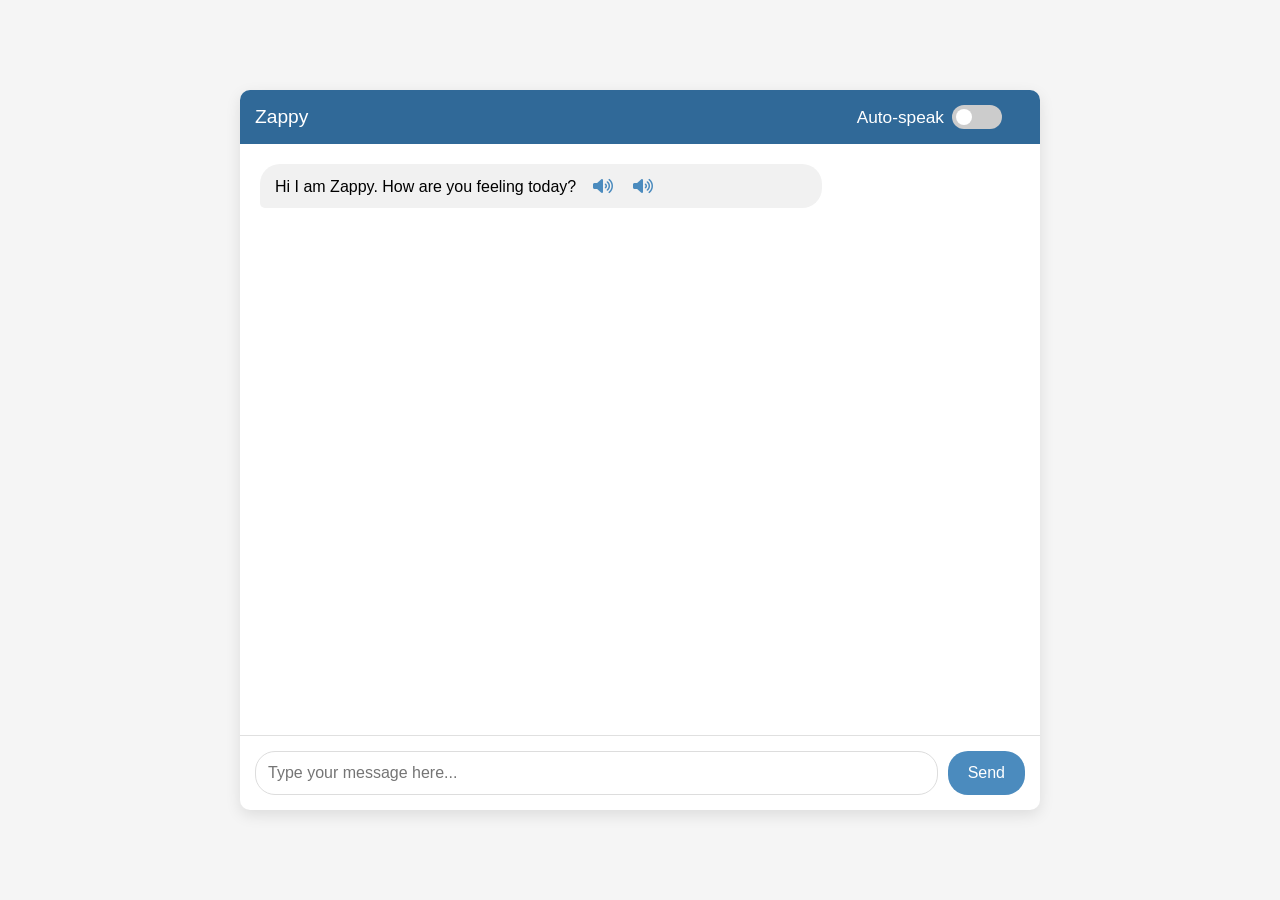
<file: templates/index.html>
<!DOCTYPE html>
<html lang="en">
<head>
    <meta charset="UTF-8">
    <meta name="viewport" content="width=device-width, initial-scale=1.0">
    <title>Python AI Chatbot</title>
    <link rel="stylesheet" href="https://cdnjs.cloudflare.com/ajax/libs/font-awesome/6.0.0-beta3/css/all.min.css">
    <style>
        body {
            font-family: Arial, sans-serif;
            margin: 0;
            padding: 0;
            background-color: #f5f5f5;
            display: flex;
            justify-content: center;
            align-items: center;
            height: 100vh;
        }
        .chat-container {
            width: 90%;
            max-width: 800px;
            height: 80vh;
            border-radius: 10px;
            box-shadow: 0 5px 15px rgba(0,0,0,0.1);
            display: flex;
            flex-direction: column;
            background-color: white;
            overflow: hidden;
        }
        .chat-header {
            background-color: #306998;
            color: white;
            padding: 15px;
            text-align: center;
            font-size: 1.2em;
            display: flex;
            justify-content: space-between;
            align-items: center;
        }
        .chat-messages {
            flex: 1;
            padding: 20px;
            overflow-y: auto;
        }
        .message {
            margin-bottom: 15px;
            padding: 10px 15px;
            border-radius: 20px;
            max-width: 70%;
            word-wrap: break-word;
        }
        .user-message {
            background-color: #e1f5fe;
            margin-left: auto;
            border-bottom-right-radius: 5px;
        }
        .bot-message {
            background-color: #f1f1f1;
            margin-right: auto;
            border-bottom-left-radius: 5px;
            position: relative;
        }
        .chat-input {
            display: flex;
            padding: 15px;
            border-top: 1px solid #e0e0e0;
        }
        .chat-input input {
            flex: 1;
            padding: 12px;
            border: 1px solid #ddd;
            border-radius: 20px;
            outline: none;
            font-size: 1em;
        }
        .chat-input button {
            margin-left: 10px;
            padding: 0 20px;
            background-color: #4b8bbe;
            color: white;
            border: none;
            border-radius: 20px;
            cursor: pointer;
            font-size: 1em;
        }
        .chat-input button:hover {
            background-color: #306998;
        }
        pre {
            background-color: #f8f8f8;
            border: 1px solid #ddd;
            border-radius: 5px;
            padding: 10px;
            white-space: pre-wrap;
            font-family: 'Courier New', monospace;
            font-size: 0.9em;
            overflow-x: auto;
        }
        .settings {
            display: flex;
            align-items: center;
        }
        .toggle-container {
            display: flex;
            align-items: center;
            margin-right: 15px;
        }
        .toggle-container label {
            margin-right: 8px;
            font-size: 0.9em;
        }
        .toggle {
            position: relative;
            display: inline-block;
            width: 50px;
            height: 24px;
        }
        .toggle input {
            opacity: 0;
            width: 0;
            height: 0;
        }
        .slider {
            position: absolute;
            cursor: pointer;
            top: 0;
            left: 0;
            right: 0;
            bottom: 0;
            background-color: #ccc;
            transition: .4s;
            border-radius: 34px;
        }
        .slider:before {
            position: absolute;
            content: "";
            height: 16px;
            width: 16px;
            left: 4px;
            bottom: 4px;
            background-color: white;
            transition: .4s;
            border-radius: 50%;
        }
        input:checked + .slider {
            background-color: #4b8bbe;
        }
        input:checked + .slider:before {
            transform: translateX(26px);
        }
        .speak-btn {
            cursor: pointer;
            color: #4b8bbe;
            margin-left: 8px;
            padding: 4px;
            border-radius: 50%;
            display: inline-flex;
            align-items: center;
            justify-content: center;
        }
        .speak-btn:hover {
            background-color: #e1f5fe;
        }
    </style>
</head>
<body>
    <div class="chat-container">
        <div class="chat-header">
            <span>Zappy</span>
            <div class="settings">
                <div class="toggle-container">
                    <label for="speechToggle">Auto-speak</label>
                    <label class="toggle">
                        <input type="checkbox" id="speechToggle">
                        <span class="slider"></span>
                    </label>
                </div>
            </div>
        </div>
        <div class="chat-messages" id="chatMessages">
            <div class="message bot-message">
                Hi I am Zappy. How are you feeling today? 
                <i class="fas fa-volume-up speak-btn" onclick="speakMessage(this.parentElement)"></i>
            </div>
        </div>
        <div class="chat-input">
            <input type="text" id="userInput" placeholder="Type your message here..." autocomplete="off">
            <button id="sendButton">Send</button>
        </div>
    </div>

    <script>
        document.addEventListener('DOMContentLoaded', function() {
            const chatMessages = document.getElementById('chatMessages');
            const userInput = document.getElementById('userInput');
            const sendButton = document.getElementById('sendButton');
            const speechToggle = document.getElementById('speechToggle');
            
            function addMessage(text, isUser) {
                const messageDiv = document.createElement('div');
                messageDiv.classList.add('message');
                messageDiv.classList.add(isUser ? 'user-message' : 'bot-message');
                
                // Check if the message contains code
                if (!isUser && text.includes('```')) {
                    // Split by code blocks
                    const parts = text.split(/```(?:python)?([\s\S]*?)```/);
                    for (let i = 0; i < parts.length; i++) {
                        if (i % 2 === 0) {
                            // Regular text
                            if (parts[i].trim()) {
                                messageDiv.appendChild(document.createTextNode(parts[i]));
                            }
                        } else {
                            // Code block
                            const pre = document.createElement('pre');
                            pre.textContent = parts[i].trim();
                            messageDiv.appendChild(pre);
                        }
                    }
                } else {
                    messageDiv.textContent = text;
                }
                
                // Add speak button to bot messages
                if (!isUser) {
                    const speakBtn = document.createElement('i');
                    speakBtn.className = 'fas fa-volume-up speak-btn';
                    speakBtn.onclick = function() { speakMessage(messageDiv); };
                    messageDiv.appendChild(speakBtn);
                }
                
                chatMessages.appendChild(messageDiv);
                chatMessages.scrollTop = chatMessages.scrollHeight;
                
                // If it's a bot message and auto-speak is enabled, speak it
                if (!isUser && speechToggle.checked) {
                    // Extract text content without code blocks
                    const textToSpeak = text.replace(/```(?:python)?([\s\S]*?)```/g, 'Code block here. ');
                    speakText(textToSpeak);
                }
                
                return messageDiv;
            }
            
            async function processInput(text) {
                if (!text) return;
                
                // Add user message
                addMessage(text, true);
                userInput.value = '';
                
                // Show loading indicator
                const loadingMessage = document.createElement('div');
                loadingMessage.classList.add('message', 'bot-message');
                loadingMessage.textContent = 'Thinking...';
                chatMessages.appendChild(loadingMessage);
                chatMessages.scrollTop = chatMessages.scrollHeight;
                
                try {
                    // Call backend API
                    const response = await fetch('/send_message', {
                        method: 'POST',
                        headers: {
                            'Content-Type': 'application/json',
                        },
                        body: JSON.stringify({ 
                            message: text,
                            speak: speechToggle.checked
                        }),
                    });
                    
                    const data = await response.json();
                    
                    // Remove loading message
                    chatMessages.removeChild(loadingMessage);
                    
                    // Add bot response
                    addMessage(data.response, false);
                } catch (error) {
                    console.error('Error:', error);
                    chatMessages.removeChild(loadingMessage);
                    addMessage('Sorry, I encountered an error processing your request.', false);
                }
            }
            
            async function speakText(text) {
                try {
                    await fetch('/speak_text', {
                        method: 'POST',
                        headers: {
                            'Content-Type': 'application/json',
                        },
                        body: JSON.stringify({ text: text }),
                    });
                } catch (error) {
                    console.error('Error speaking text:', error);
                }
            }
            
            function speakMessage(messageElement) {
                // Extract text content from the message element, excluding any nested elements like buttons
                let text = '';
                for (const node of messageElement.childNodes) {
                    if (node.nodeType === Node.TEXT_NODE) {
                        text += node.textContent;
                    }
                }
                speakText(text.trim());
            }
            
            // Event listeners
            sendButton.addEventListener('click', () => processInput(userInput.value.trim()));
            userInput.addEventListener('keypress', function(e) {
                if (e.key === 'Enter') {
                    processInput(userInput.value.trim());
                }
            });
            
            // Add speak button to initial message
            const initialMessage = document.querySelector('.bot-message');
            const initialSpeakBtn = document.createElement('i');
            initialSpeakBtn.className = 'fas fa-volume-up speak-btn';
            initialSpeakBtn.onclick = function() { speakMessage(initialMessage); };
            initialMessage.appendChild(initialSpeakBtn);
        });
    </script>
</body>
</html>
</file>
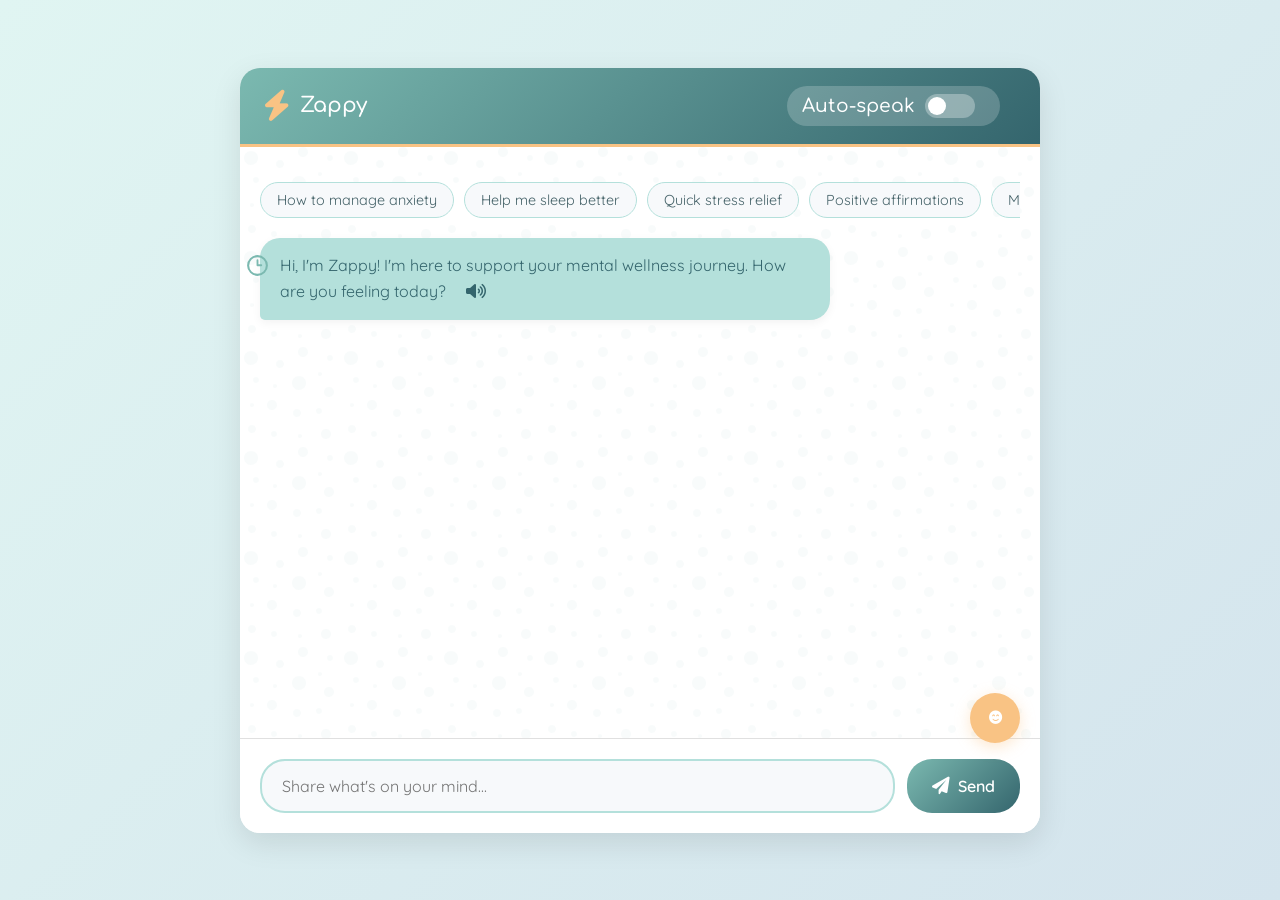
<file: templates/index1.html>
<!DOCTYPE html>
<html lang="en">
<head>
    <meta charset="UTF-8">
    <meta name="viewport" content="width=device-width, initial-scale=1.0">
    <title>Zappy - Mental Wellness Companion</title>
    <link rel="stylesheet" href="https://cdnjs.cloudflare.com/ajax/libs/font-awesome/6.0.0-beta3/css/all.min.css">
    <style>
        @import url('https://fonts.googleapis.com/css2?family=Comfortaa:wght@400;600&family=Quicksand:wght@400;500;600&display=swap');
        
        :root {
            --primary: #7bb9b0;
            --secondary: #b4e0db;
            --accent: #f9c384;
            --light: #f7f9fb;
            --dark: #34656d;
            --text: #456268;
            --success: #a7d7c5;
            --user-msg: #f6e6cb;
        }
        
        * {
            box-sizing: border-box;
            transition: all 0.3s ease;
        }
        
        body {
            font-family: 'Quicksand', sans-serif;
            margin: 0;
            padding: 0;
            background: linear-gradient(135deg, #e0f5f2 0%, #d4e4ed 100%);
            display: flex;
            justify-content: center;
            align-items: center;
            height: 100vh;
            color: var(--text);
        }
        
        .chat-container {
            width: 90%;
            max-width: 800px;
            height: 85vh;
            border-radius: 20px;
            box-shadow: 0 10px 30px rgba(0,0,0,0.1);
            display: flex;
            flex-direction: column;
            background-color: white;
            overflow: hidden;
            position: relative;
        }
        
        .chat-header {
            background: linear-gradient(135deg, var(--primary) 0%, var(--dark) 100%);
            color: white;
            padding: 18px 25px;
            font-family: 'Comfortaa', cursive;
            font-size: 1.3em;
            font-weight: 600;
            display: flex;
            justify-content: space-between;
            align-items: center;
            border-bottom: 3px solid var(--accent);
        }
        
        .chat-header .logo {
            display: flex;
            align-items: center;
            gap: 12px;
        }
        
        .logo-icon {
            font-size: 1.5em;
            color: var(--accent);
            animation: pulse 5s infinite;
        }
        
        .chat-messages {
            flex: 1;
            padding: 25px 20px;
            overflow-y: auto;
            background-image: url("data:image/svg+xml,%3Csvg width='100' height='100' viewBox='0 0 100 100' xmlns='http://www.w3.org/2000/svg'%3E%3Cpath d='M11 18c3.866 0 7-3.134 7-7s-3.134-7-7-7-7 3.134-7 7 3.134 7 7 7zm48 25c3.866 0 7-3.134 7-7s-3.134-7-7-7-7 3.134-7 7 3.134 7 7 7zm-43-7c1.657 0 3-1.343 3-3s-1.343-3-3-3-3 1.343-3 3 1.343 3 3 3zm63 31c1.657 0 3-1.343 3-3s-1.343-3-3-3-3 1.343-3 3 1.343 3 3 3zM34 90c1.657 0 3-1.343 3-3s-1.343-3-3-3-3 1.343-3 3 1.343 3 3 3zm56-76c1.657 0 3-1.343 3-3s-1.343-3-3-3-3 1.343-3 3 1.343 3 3 3zM12 86c2.21 0 4-1.79 4-4s-1.79-4-4-4-4 1.79-4 4 1.79 4 4 4zm28-65c2.21 0 4-1.79 4-4s-1.79-4-4-4-4 1.79-4 4 1.79 4 4 4zm23-11c2.76 0 5-2.24 5-5s-2.24-5-5-5-5 2.24-5 5 2.24 5 5 5zm-6 60c2.21 0 4-1.79 4-4s-1.79-4-4-4-4 1.79-4 4 1.79 4 4 4zm29 22c2.76 0 5-2.24 5-5s-2.24-5-5-5-5 2.24-5 5 2.24 5 5 5zM32 63c2.76 0 5-2.24 5-5s-2.24-5-5-5-5 2.24-5 5 2.24 5 5 5zm57-13c2.76 0 5-2.24 5-5s-2.24-5-5-5-5 2.24-5 5 2.24 5 5 5zm-9-21c1.105 0 2-.895 2-2s-.895-2-2-2-2 .895-2 2 .895 2 2 2zM60 91c1.105 0 2-.895 2-2s-.895-2-2-2-2 .895-2 2 .895 2 2 2zM35 41c1.105 0 2-.895 2-2s-.895-2-2-2-2 .895-2 2 .895 2 2 2zM12 60c1.105 0 2-.895 2-2s-.895-2-2-2-2 .895-2 2 .895 2 2 2z' fill='%237bb9b0' fill-opacity='0.05' fill-rule='evenodd'/%3E%3C/svg%3E");
        }
        
        .message {
            margin-bottom: 20px;
            padding: 15px 20px;
            border-radius: 20px;
            max-width: 75%;
            word-wrap: break-word;
            line-height: 1.5;
            box-shadow: 0 3px 10px rgba(0,0,0,0.05);
            position: relative;
            animation: messageAppear 0.5s ease-out;
        }
        
        .user-message {
            background-color: var(--user-msg);
            margin-left: auto;
            border-bottom-right-radius: 5px;
            color: var(--dark);
        }
        
        .bot-message {
            background-color: var(--secondary);
            margin-right: auto;
            border-bottom-left-radius: 5px;
            color: var(--dark);
            position: relative;
        }
        
        .bot-message::before {
            content: '';
            position: absolute;
            left: -15px;
            top: 15px;
            width: 25px;
            height: 25px;
            background-image: url("data:image/svg+xml,%3Csvg xmlns='http://www.w3.org/2000/svg' viewBox='0 0 24 24' fill='%237bb9b0'%3E%3Cpath d='M12,2A10,10,0,1,0,22,12,10,10,0,0,0,12,2Zm0,18a8,8,0,1,1,8-8A8,8,0,0,1,12,20Z'/%3E%3Cpath d='M12,6a.9.9,0,0,0-.9.9v4.8a.9.9,0,0,0,.9.9h3.6a.9.9,0,0,0,0-1.8H12.9V6.9A.9.9,0,0,0,12,6Z'/%3E%3C/svg%3E");
            background-size: cover;
            animation: spin 10s infinite linear;
        }
        
        .chat-input {
            display: flex;
            padding: 20px;
            border-top: 1px solid #e0e0e0;
            background-color: white;
            position: relative;
        }
        
        .chat-input input {
            flex: 1;
            padding: 15px 20px;
            border: 2px solid var(--secondary);
            border-radius: 25px;
            outline: none;
            font-size: 1em;
            font-family: 'Quicksand', sans-serif;
            background-color: var(--light);
            color: var(--text);
            transition: border-color 0.3s;
        }
        
        .chat-input input:focus {
            border-color: var(--primary);
            box-shadow: 0 0 10px rgba(123, 185, 176, 0.2);
        }
        
        .chat-input button {
            margin-left: 12px;
            padding: 0 25px;
            background: linear-gradient(135deg, var(--primary) 0%, var(--dark) 100%);
            color: white;
            border: none;
            border-radius: 25px;
            cursor: pointer;
            font-size: 1em;
            font-family: 'Quicksand', sans-serif;
            font-weight: 600;
            display: flex;
            align-items: center;
            gap: 8px;
            transition: transform 0.2s, box-shadow 0.2s;
        }
        
        .chat-input button:hover {
            transform: translateY(-2px);
            box-shadow: 0 5px 15px rgba(52, 101, 109, 0.3);
        }
        
        .chat-input button i {
            font-size: 1.1em;
        }
        
        pre {
            background-color: #f0f7fa;
            border: 1px solid #d0e6ed;
            border-radius: 10px;
            padding: 15px;
            white-space: pre-wrap;
            font-family: 'Courier New', monospace;
            font-size: 0.9em;
            overflow-x: auto;
            margin: 15px 0;
            color: #2d545e;
        }
        
        .settings {
            display: flex;
            align-items: center;
        }
        
        .toggle-container {
            display: flex;
            align-items: center;
            margin-right: 15px;
            background-color: rgba(255, 255, 255, 0.2);
            padding: 8px 15px;
            border-radius: 20px;
        }
        
        .toggle-container label {
            margin-right: 10px;
            font-size: 0.9em;
            font-weight: 500;
        }
        
        .toggle {
            position: relative;
            display: inline-block;
            width: 50px;
            height: 24px;
        }
        
        .toggle input {
            opacity: 0;
            width: 0;
            height: 0;
        }
        
        .slider {
            position: absolute;
            cursor: pointer;
            top: 0;
            left: 0;
            right: 0;
            bottom: 0;
            background-color: rgba(255, 255, 255, 0.3);
            transition: .4s;
            border-radius: 34px;
        }
        
        .slider:before {
            position: absolute;
            content: "";
            height: 18px;
            width: 18px;
            left: 3px;
            bottom: 3px;
            background-color: white;
            transition: .4s;
            border-radius: 50%;
        }
        
        input:checked + .slider {
            background-color: var(--accent);
        }
        
        input:checked + .slider:before {
            transform: translateX(26px);
        }
        
        .speak-btn {
            cursor: pointer;
            color: var(--dark);
            margin-left: 10px;
            padding: 5px;
            border-radius: 50%;
            display: inline-flex;
            align-items: center;
            justify-content: center;
            border: 1px solid transparent;
        }
        
        .speak-btn:hover {
            background-color: var(--accent);
            color: white;
            transform: scale(1.1);
            border: 1px solid white;
        }
        
        /* Mood selector */
        .mood-selector {
            position: absolute;
            bottom: 90px;
            right: 20px;
            background-color: white;
            border-radius: 15px;
            box-shadow: 0 5px 20px rgba(0,0,0,0.1);
            padding: 15px;
            display: flex;
            flex-direction: column;
            align-items: center;
            transform: translateY(20px);
            opacity: 0;
            visibility: hidden;
            transition: transform 0.3s, opacity 0.3s, visibility 0.3s;
            z-index: 100;
        }
        
        .mood-selector.active {
            transform: translateY(0);
            opacity: 1;
            visibility: visible;
        }
        
        .mood-selector h3 {
            margin-top: 0;
            margin-bottom: 10px;
            font-size: 1em;
            color: var(--dark);
        }
        
        .moods {
            display: grid;
            grid-template-columns: repeat(4, 1fr);
            gap: 10px;
        }
        
        .mood {
            display: flex;
            flex-direction: column;
            align-items: center;
            cursor: pointer;
            padding: 8px;
            border-radius: 10px;
            transition: background-color 0.2s;
        }
        
        .mood:hover {
            background-color: #f0f7fa;
        }
        
        .mood span {
            font-size: 1.5em;
            margin-bottom: 5px;
        }
        
        .mood p {
            margin: 0;
            font-size: 0.8em;
            text-align: center;
        }
        
        .mood-button {
            position: absolute;
            right: 20px;
            bottom: 90px;
            background-color: var(--accent);
            color: white;
            width: 50px;
            height: 50px;
            border-radius: 50%;
            display: flex;
            align-items: center;
            justify-content: center;
            cursor: pointer;
            box-shadow: 0 4px 15px rgba(249, 195, 132, 0.4);
            z-index: 101;
            border: none;
            transition: transform 0.3s, background-color 0.3s;
        }
        
        .mood-button:hover {
            transform: scale(1.1);
            background-color: #f7b056;
        }
        
        /* Bubble animations */
        .bubble {
            position: absolute;
            bottom: -20px;
            background-color: rgba(255, 255, 255, 0.4);
            border-radius: 50%;
            animation: float 15s infinite ease-in-out;
            z-index: -1;
        }

        /* Animation keyframes */
        @keyframes float {
            0% { transform: translateY(0) translateX(0); }
            25% { transform: translateY(-50px) translateX(10px); }
            50% { transform: translateY(-80px) translateX(-15px); }
            75% { transform: translateY(-30px) translateX(5px); }
            100% { transform: translateY(0) translateX(0); }
        }
        
        @keyframes pulse {
            0% { transform: scale(1); }
            50% { transform: scale(1.1); }
            100% { transform: scale(1); }
        }
        
        @keyframes spin {
            0% { transform: rotate(0deg); }
            100% { transform: rotate(360deg); }
        }
        
        @keyframes messageAppear {
            0% { transform: translateY(20px); opacity: 0; }
            100% { transform: translateY(0); opacity: 1; }
        }
        
        /* Loading animation */
        .loading-dots {
            display: inline-flex;
            align-items: center;
            height: 1em;
        }
        
        .loading-dots span {
            display: inline-block;
            width: 8px;
            height: 8px;
            border-radius: 50%;
            background-color: var(--dark);
            margin: 0 3px;
            animation: loadingDot 1.5s infinite ease-in-out;
        }
        
        .loading-dots span:nth-child(2) {
            animation-delay: 0.2s;
        }
        
        .loading-dots span:nth-child(3) {
            animation-delay: 0.4s;
        }
        
        @keyframes loadingDot {
            0%, 60%, 100% { transform: translateY(0); }
            30% { transform: translateY(-10px); }
        }

        /* Breathing guide overlay */
        .breathing-guide {
            position: absolute;
            top: 0;
            left: 0;
            width: 100%;
            height: 100%;
            background-color: rgba(123, 185, 176, 0.95);
            z-index: 1000;
            display: flex;
            flex-direction: column;
            align-items: center;
            justify-content: center;
            opacity: 0;
            visibility: hidden;
            transition: opacity 0.5s, visibility 0.5s;
        }
        
        .breathing-guide.active {
            opacity: 1;
            visibility: visible;
        }
        
        .breathing-circle {
            width: 150px;
            height: 150px;
            border-radius: 50%;
            background-color: rgba(255, 255, 255, 0.2);
            display: flex;
            align-items: center;
            justify-content: center;
            position: relative;
            margin-bottom: 20px;
        }
        
        .breathing-inner {
            width: 100px;
            height: 100px;
            border-radius: 50%;
            background-color: white;
            animation: breathe 8s infinite ease-in-out;
            display: flex;
            align-items: center;
            justify-content: center;
            font-size: 1.5em;
            color: var(--dark);
        }
        
        .breathing-text {
            color: white;
            font-size: 1.2em;
            margin-bottom: 30px;
            text-align: center;
        }
        
        .close-breathing {
            padding: 10px 20px;
            background-color: white;
            color: var(--dark);
            border: none;
            border-radius: 20px;
            cursor: pointer;
            font-family: 'Quicksand', sans-serif;
            font-size: 1em;
            font-weight: 600;
            transition: transform 0.2s;
        }
        
        .close-breathing:hover {
            transform: translateY(-2px);
        }
        
        @keyframes breathe {
            0%, 100% { transform: scale(1); }
            40% { transform: scale(1.5); }
            60% { transform: scale(1.5); }
        }
        
        /* Quick actions menu */
        .quick-actions {
            padding: 10px 0;
            overflow-x: auto;
            display: flex;
            gap: 10px;
            scrollbar-width: none;
            margin-bottom: 10px;
        }
        
        .quick-actions::-webkit-scrollbar {
            display: none;
        }
        
        .action-btn {
            padding: 8px 16px;
            background-color: var(--light);
            border: 1px solid var(--secondary);
            border-radius: 20px;
            cursor: pointer;
            white-space: nowrap;
            font-size: 0.9em;
            transition: background-color 0.2s, transform 0.2s;
        }
        
        .action-btn:hover {
            background-color: var(--secondary);
            transform: translateY(-2px);
        }

        .spoken-text {
            font-size: 0.8em;
            color: var(--dark);
            margin-top: 5px;
            font-style: italic;
            opacity: 0.8;
        }
        
        /* Loading indicator */
        .loading-message {
            background-color: var(--light);
            border: 2px dashed var(--secondary);
            color: var(--text);
            opacity: 0.7;
            display: flex;
            align-items: center;
            gap: 10px;
        }
        
        .loading-message .loading-dots {
            display: inline-flex;
            align-items: center;
            height: 1em;
        }
        
        .loading-message .loading-dots span {
            display: inline-block;
            width: 8px;
            height: 8px;
            border-radius: 50%;
            background-color: var(--primary);
            margin: 0 3px;
            animation: loadingDot 1.5s infinite ease-in-out;
        }
        
        .loading-message .loading-dots span:nth-child(2) {
            animation-delay: 0.2s;
        }
        
        .loading-message .loading-dots span:nth-child(3) {
            animation-delay: 0.4s;
        }
        
        /* Error message styling */
        .error-message {
            background-color: #ffe6e6;
            border-left: 4px solid #ff6b6b;
            color: #d63031;
        }
        
        /* Disable input during loading */
        .chat-input.disabled {
            opacity: 0.6;
            pointer-events: none;
        }
        
        .chat-input.disabled input,
        .chat-input.disabled button {
            cursor: not-allowed;
        }
        
        /* Responsive adjustments */
        @media (max-width: 768px) {
            .chat-container {
                width: 95%;
                height: 90vh;
            }
            
            .message {
                max-width: 85%;
            }
            
            .toggle-container label {
                display: none;
            }
        }
    </style>
</head>
<body>
    <div class="chat-container">
        <!-- Bubble background animations -->
        <div class="bubble" style="width: 80px; height: 80px; left: 10%;"></div>
        <div class="bubble" style="width: 40px; height: 40px; left: 25%; animation-delay: 2s;"></div>
        <div class="bubble" style="width: 60px; height: 60px; left: 60%; animation-delay: 4s;"></div>
        <div class="bubble" style="width: 50px; height: 50px; left: 80%; animation-delay: 1s;"></div>
        <div class="bubble" style="width: 70px; height: 70px; left: 40%; animation-delay: 3s;"></div>
        
        <div class="chat-header">
            <div class="logo">
                <i class="fas fa-bolt logo-icon"></i>
                <span>Zappy</span>
            </div>
            <div class="settings">
                <div class="toggle-container">
                    <label for="speechToggle">Auto-speak</label>
                    <label class="toggle">
                        <input type="checkbox" id="speechToggle">
                        <span class="slider"></span>
                    </label>
                </div>
            </div>
        </div>
        
        <div class="chat-messages" id="chatMessages">
            <div class="quick-actions">
                <div class="action-btn" data-message="How to manage anxiety">How to manage anxiety</div>
                <div class="action-btn" data-message="Help me sleep better">Help me sleep better</div>
                <div class="action-btn" data-message="Quick stress relief">Quick stress relief</div>
                <div class="action-btn" data-message="Positive affirmations">Positive affirmations</div>
                <div class="action-btn" data-message="Mindfulness exercises">Mindfulness exercises</div>
            </div>
            
            <div class="message bot-message">
                <span class="message-text">Hi, I'm Zappy! I'm here to support your mental wellness journey. How are you feeling today?</span>
                <i class="fas fa-volume-up speak-btn" onclick="speakMessage(this.parentElement)"></i>
            </div>
        </div>
        
        <button class="mood-button" id="moodButton">
            <i class="fas fa-smile-beam"></i>
        </button>
        
        <div class="mood-selector" id="moodSelector">
            <h3>How are you feeling?</h3>
            <div class="moods">
                <div class="mood" data-mood="Happy">
                    <span>😊</span>
                    <p>Happy</p>
                </div>
                <div class="mood" data-mood="Anxious">
                    <span>😰</span>
                    <p>Anxious</p>
                </div>
                <div class="mood" data-mood="Sad">
                    <span>😢</span>
                    <p>Sad</p>
                </div>
                <div class="mood" data-mood="Stressed">
                    <span>😫</span>
                    <p>Stressed</p>
                </div>
                <div class="mood" data-mood="Calm">
                    <span>😌</span>
                    <p>Calm</p>
                </div>
                <div class="mood" data-mood="Tired">
                    <span>😴</span>
                    <p>Tired</p>
                </div>
                <div class="mood" data-mood="Confused">
                    <span>🤔</span>
                    <p>Confused</p>
                </div>
                <div class="mood" data-mood="Excited">
                    <span>🤩</span>
                    <p>Excited</p>
                </div>
            </div>
        </div>
        
        <div class="breathing-guide" id="breathingGuide">
            <div class="breathing-circle">
                <div class="breathing-inner">
                    <i class="fas fa-lungs"></i>
                </div>
            </div>
            <div class="breathing-text">
                <p>Breathe in... hold... breathe out...</p>
                <p>Focus on your breathing</p>
            </div>
            <button class="close-breathing" id="closeBreathing">
                I feel better now
            </button>
        </div>
        
        <div class="chat-input">
            <input type="text" id="userInput" placeholder="Share what's on your mind..." autocomplete="off">
            <button id="sendButton">
                <i class="fas fa-paper-plane"></i>
                <span>Send</span>
            </button>
        </div>
    </div>

    <script>
document.addEventListener('DOMContentLoaded', function () {
    const chatMessages = document.getElementById('chatMessages');
    const userInput = document.getElementById('userInput');
    const sendButton = document.getElementById('sendButton');
    const speechToggle = document.getElementById('speechToggle');
    const moodButton = document.getElementById('moodButton');
    const moodSelector = document.getElementById('moodSelector');
    const actionButtons = document.querySelectorAll('.action-btn');
    const closeBreathing = document.getElementById('closeBreathing');
    const breathingGuide = document.getElementById('breathingGuide');

    // Function to add a message to the chat
    function addMessage(text, isUser, isError = false) {
        const messageDiv = document.createElement('div');
        messageDiv.classList.add('message');
        messageDiv.classList.add(isUser ? 'user-message' : 'bot-message');
        
        if (isError) {
            messageDiv.classList.add('error-message');
        }

        const textSpan = document.createElement('span');
        textSpan.classList.add('message-text');
        textSpan.textContent = text;

        messageDiv.appendChild(textSpan);

        // Add a speak button for bot messages (not for errors)
        if (!isUser && !isError) {
            const speakBtn = document.createElement('i');
            speakBtn.classList.add('fas', 'fa-volume-up', 'speak-btn');
            speakBtn.onclick = () => speakMessage(text, messageDiv);
            messageDiv.appendChild(speakBtn);
        }

        chatMessages.appendChild(messageDiv);

        // Scroll to the bottom of the chat
        chatMessages.scrollTop = chatMessages.scrollHeight;
        
        return messageDiv;
    }
    
    // Function to add a loading message
    function addLoadingMessage() {
        const loadingDiv = document.createElement('div');
        loadingDiv.classList.add('message', 'bot-message', 'loading-message');
        loadingDiv.id = 'loading-message';
        
        const loadingContent = document.createElement('div');
        loadingContent.style.display = 'flex';
        loadingContent.style.alignItems = 'center';
        loadingContent.style.gap = '10px';
        
        const loadingText = document.createElement('span');
        loadingText.textContent = 'Zappy is thinking';
        
        const loadingDots = document.createElement('div');
        loadingDots.classList.add('loading-dots');
        loadingDots.innerHTML = '<span></span><span></span><span></span>';
        
        loadingContent.appendChild(loadingText);
        loadingContent.appendChild(loadingDots);
        loadingDiv.appendChild(loadingContent);
        
        chatMessages.appendChild(loadingDiv);
        chatMessages.scrollTop = chatMessages.scrollHeight;
        
        return loadingDiv;
    }
    
    // Function to remove loading message
    function removeLoadingMessage() {
        const loadingMessage = document.getElementById('loading-message');
        if (loadingMessage) {
            loadingMessage.remove();
        }
    }

    // Function to speak a message and display the spoken text
    function speakMessage(text, messageDiv) {
        fetch('/speak_text', {
            method: 'POST',
            headers: {
                'Content-Type': 'application/json',
            },
            body: JSON.stringify({ text: text }),
        })
            .then(response => response.json())
            .then(data => {
                if (data.success) {
                    // Add a visual indicator that the message is being spoken
                    const spokenText = document.createElement('div');
                    spokenText.classList.add('spoken-text');
                    spokenText.textContent = `Speaking...`;
                    messageDiv.appendChild(spokenText);
                } else {
                    console.error('Text-to-speech failed.');
                }
            })
            .catch(error => {
                console.error('Error speaking message:', error);
            });
    }

    // Function to send a message to the backend
    async function sendMessageToBackend(message) {
        try {
            const response = await fetch('/send_message', {
                method: 'POST',
                headers: {
                    'Content-Type': 'application/json',
                },
                body: JSON.stringify({
                    message: message,
                    speak: speechToggle.checked,
                }),
            });

            const data = await response.json();
            
            if (response.ok && data.status === 'success') {
                return data.response;
            } else {
                console.error('Server error:', data.error || 'Unknown error');
                return data.error || "I'm sorry, something went wrong. Please try again.";
            }
        } catch (error) {
            console.error('Error sending message:', error);
            return "I'm sorry, I'm having trouble connecting right now. Please check your internet connection and try again.";
        }
    }

    // Handle user input
    sendButton.addEventListener('click', async () => {
        const userText = userInput.value.trim();
        if (userText) {
            // Disable input during processing
            const chatInput = document.querySelector('.chat-input');
            chatInput.classList.add('disabled');
            
            // Add user message
            addMessage(userText, true);
            userInput.value = '';

            // Add loading message
            const loadingMessage = addLoadingMessage();

            try {
                // Send the message to the backend and get the bot's response
                const botResponse = await sendMessageToBackend(userText);

                // Remove loading message
                removeLoadingMessage();

                // Check if response is an error
                const isError = botResponse.includes('sorry') && 
                              (botResponse.includes('went wrong') || 
                               botResponse.includes('trouble connecting') ||
                               botResponse.includes('error'));

                // Display the bot's response
                addMessage(botResponse, false, isError);

                // If speech is enabled and not an error, speak the response
                if (speechToggle.checked && !isError) {
                    speakMessage(botResponse, chatMessages.lastChild);
                }
            } catch (error) {
                console.error('Error processing message:', error);
                removeLoadingMessage();
                addMessage("I'm sorry, something unexpected happened. Please try again.", false, true);
            } finally {
                // Re-enable input
                chatInput.classList.remove('disabled');
            }
        }
    });

    // Handle quick action buttons
    actionButtons.forEach(button => {
        button.addEventListener('click', async () => {
            const message = button.getAttribute('data-message');
            
            // Disable input during processing
            const chatInput = document.querySelector('.chat-input');
            chatInput.classList.add('disabled');
            
            addMessage(message, true);

            // Add loading message
            const loadingMessage = addLoadingMessage();

            try {
                // Send the message to the backend and get the bot's response
                const botResponse = await sendMessageToBackend(message);

                // Remove loading message
                removeLoadingMessage();

                // Check if response is an error
                const isError = botResponse.includes('sorry') && 
                              (botResponse.includes('went wrong') || 
                               botResponse.includes('trouble connecting') ||
                               botResponse.includes('error'));

                // Display the bot's response
                addMessage(botResponse, false, isError);

                // If speech is enabled and not an error, speak the response
                if (speechToggle.checked && !isError) {
                    speakMessage(botResponse, chatMessages.lastChild);
                }
            } catch (error) {
                console.error('Error processing quick action:', error);
                removeLoadingMessage();
                addMessage("I'm sorry, something unexpected happened. Please try again.", false, true);
            } finally {
                // Re-enable input
                chatInput.classList.remove('disabled');
            }
        });
    });

    // Toggle mood selector
    moodButton.addEventListener('click', () => {
        moodSelector.classList.toggle('active');
    });

    // Handle mood selection
    moodSelector.querySelectorAll('.mood').forEach(mood => {
        mood.addEventListener('click', async () => {
            const selectedMood = mood.getAttribute('data-mood');
            
            // Disable input during processing
            const chatInput = document.querySelector('.chat-input');
            chatInput.classList.add('disabled');
            
            addMessage(`I'm feeling ${selectedMood.toLowerCase()} today.`, true);
            moodSelector.classList.remove('active');

            // Add loading message
            const loadingMessage = addLoadingMessage();

            try {
                // Send the mood to the backend and get the bot's response
                const botResponse = await sendMessageToBackend(`I'm feeling ${selectedMood.toLowerCase()} today.`);

                // Remove loading message
                removeLoadingMessage();

                // Check if response is an error
                const isError = botResponse.includes('sorry') && 
                              (botResponse.includes('went wrong') || 
                               botResponse.includes('trouble connecting') ||
                               botResponse.includes('error'));

                // Display the bot's response
                addMessage(botResponse, false, isError);

                // If speech is enabled and not an error, speak the response
                if (speechToggle.checked && !isError) {
                    speakMessage(botResponse, chatMessages.lastChild);
                }
            } catch (error) {
                console.error('Error processing mood selection:', error);
                removeLoadingMessage();
                addMessage("I'm sorry, something unexpected happened. Please try again.", false, true);
            } finally {
                // Re-enable input
                chatInput.classList.remove('disabled');
            }
        });
    });

    // Handle breathing guide close button
    closeBreathing.addEventListener('click', () => {
        breathingGuide.classList.remove('active');
    });

    // Handle breathing guide trigger (example: add a button or condition to show it)
    const showBreathingGuideButton = document.getElementById('showBreathingGuide');
    if (showBreathingGuideButton) {
        showBreathingGuideButton.addEventListener('click', () => {
            breathingGuide.classList.add('active');
        });
    }
});
    </script>
</body>
</html>
</file>
